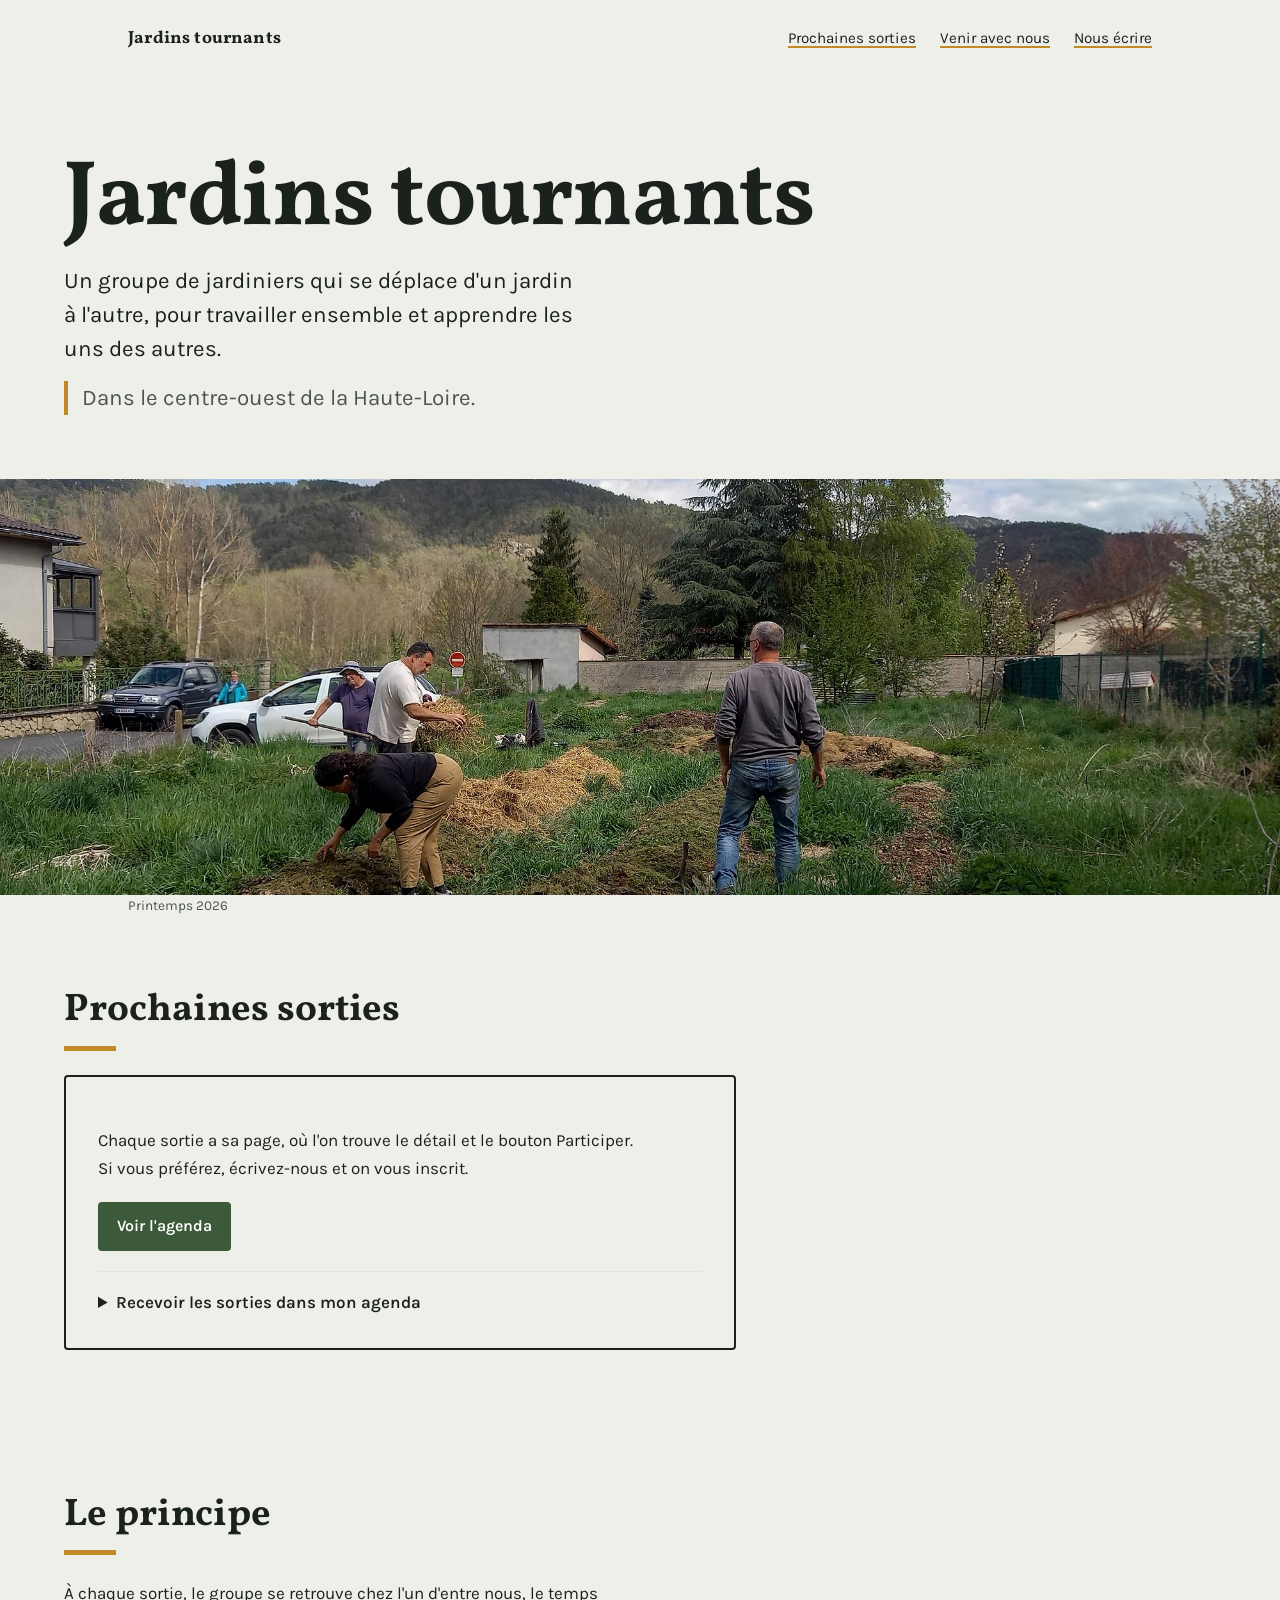
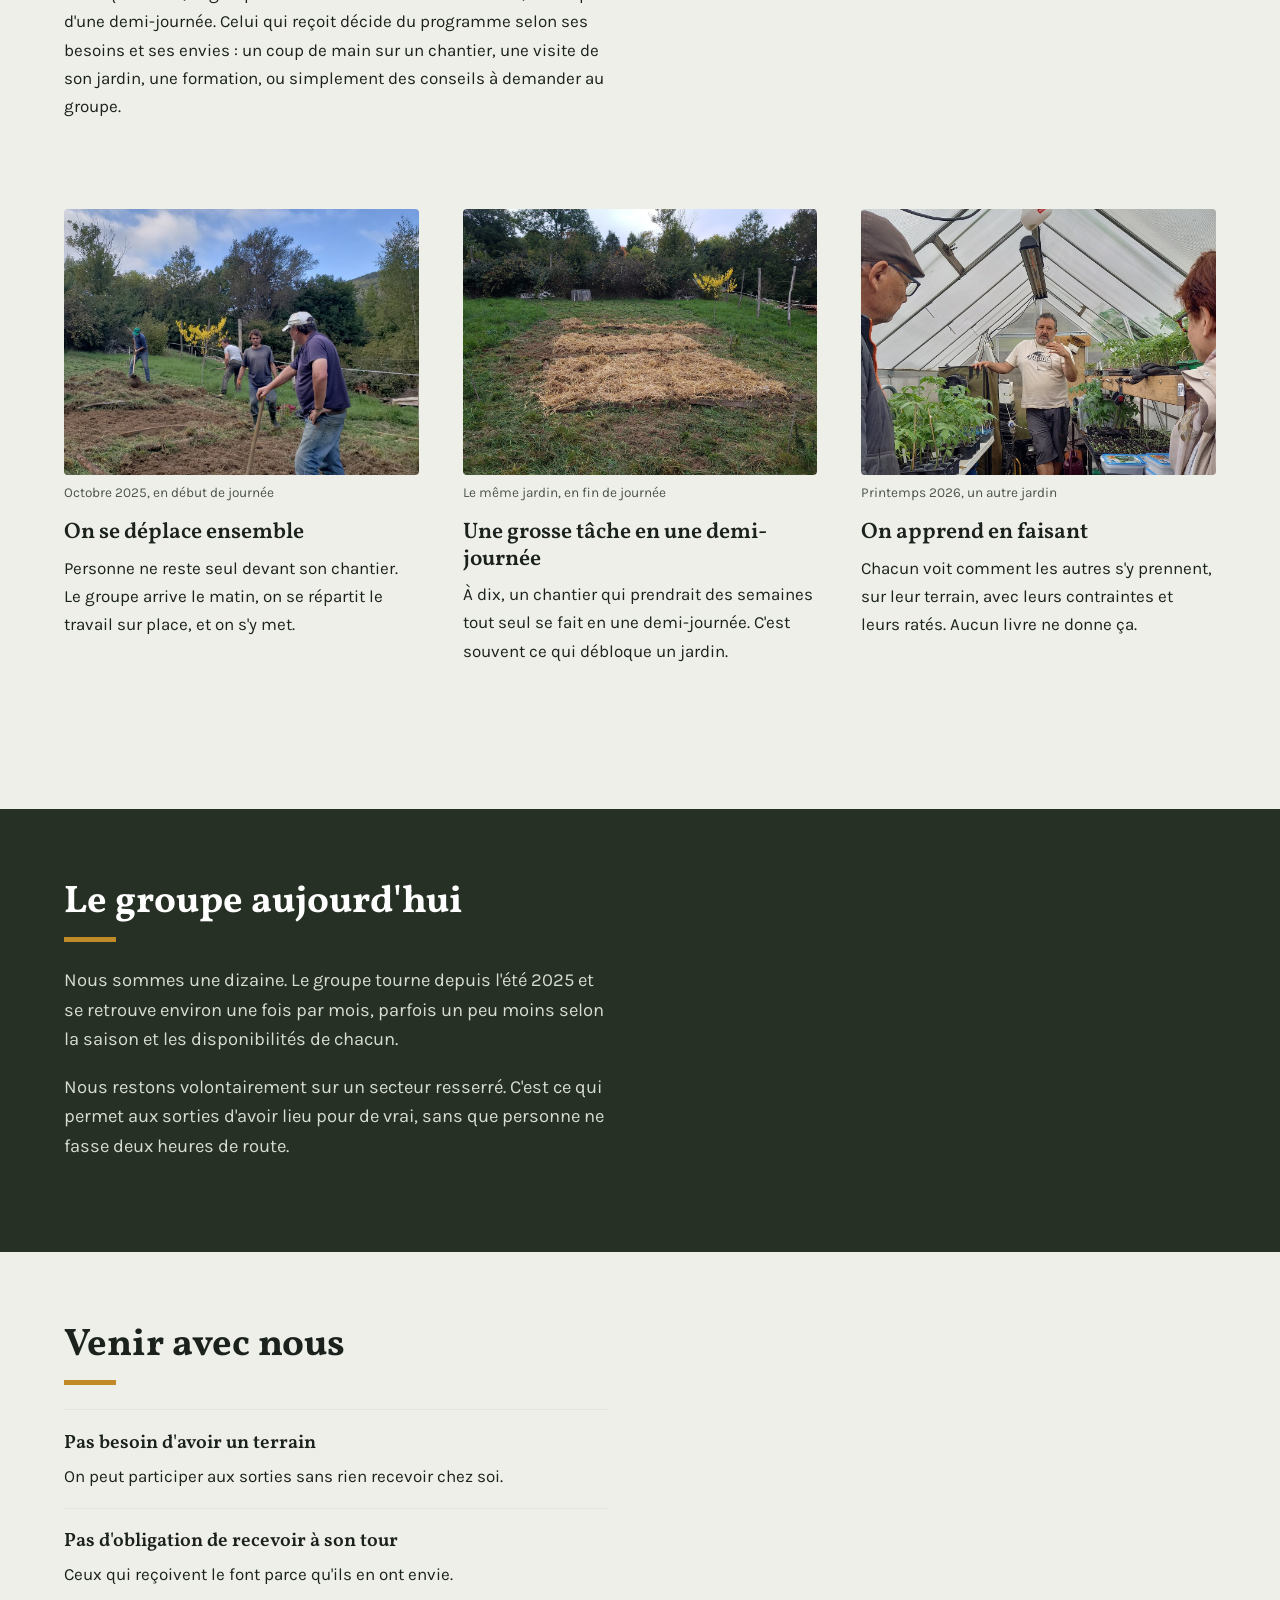
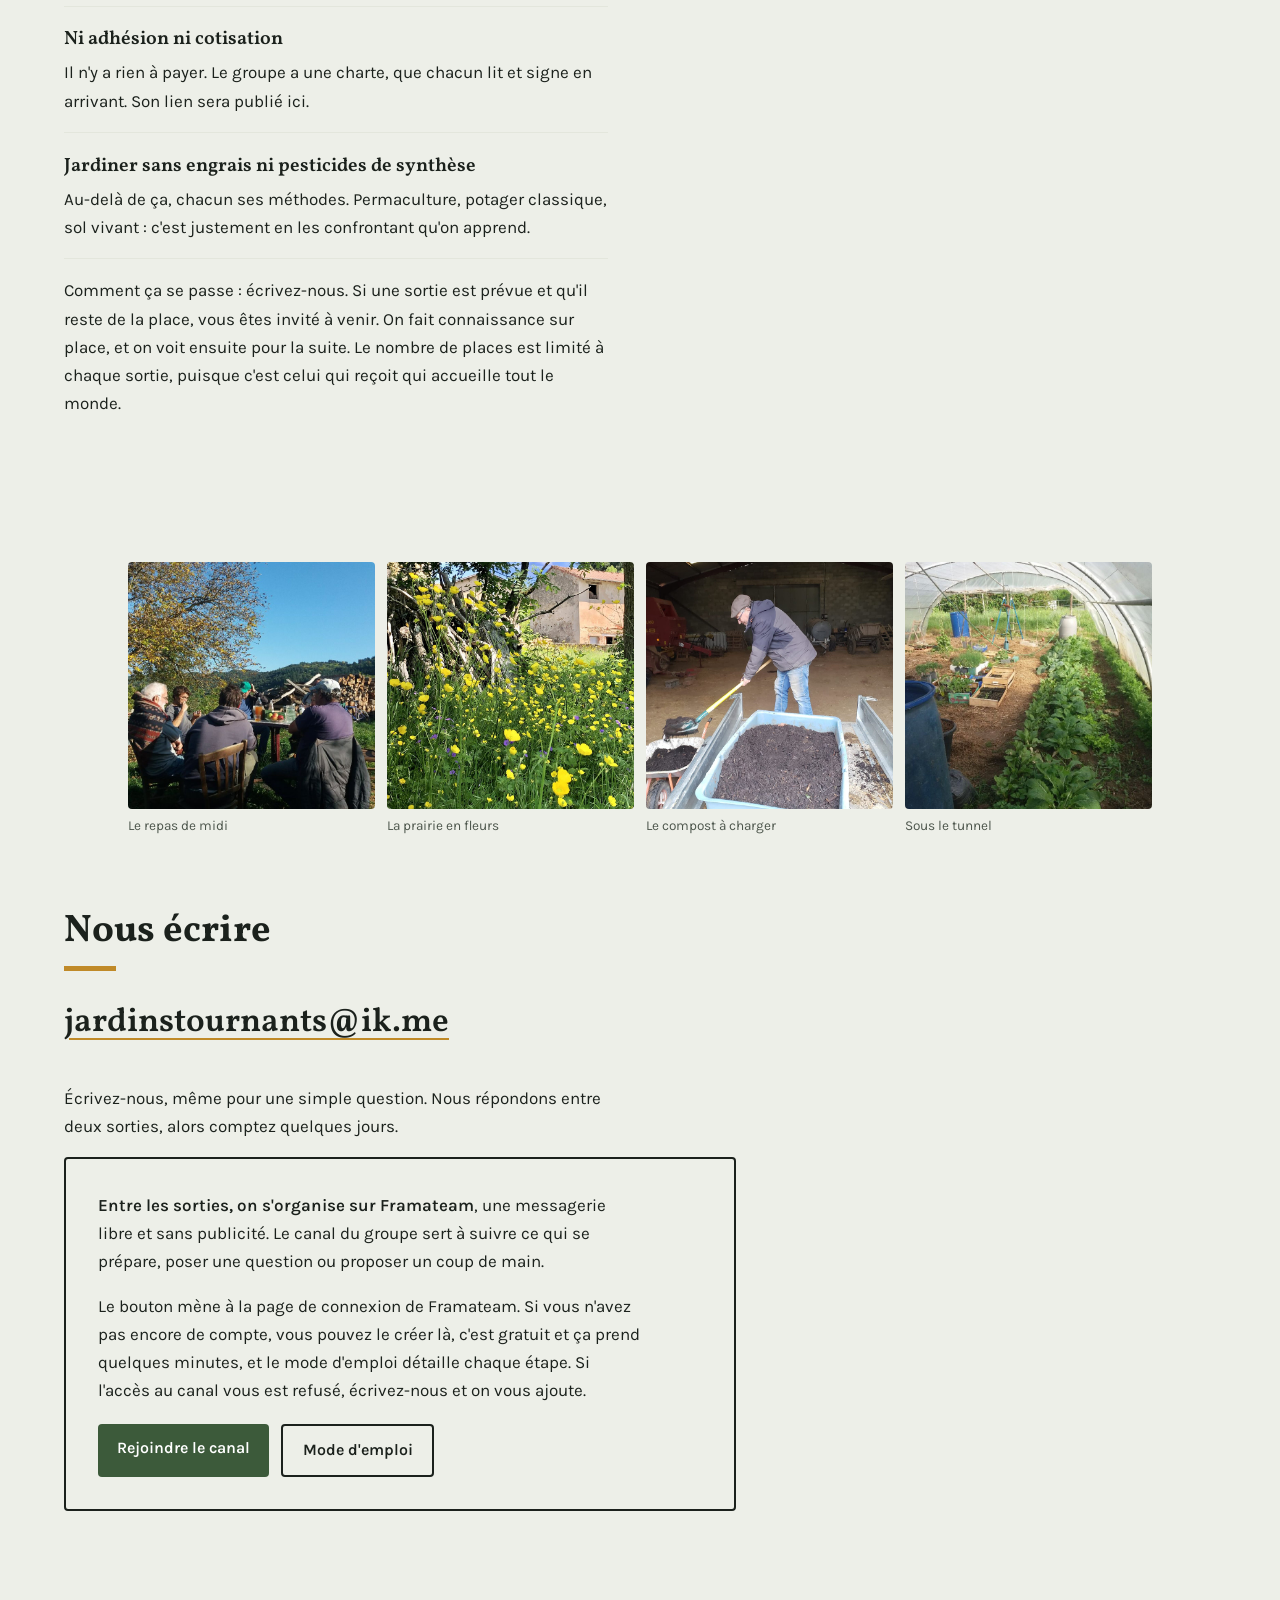
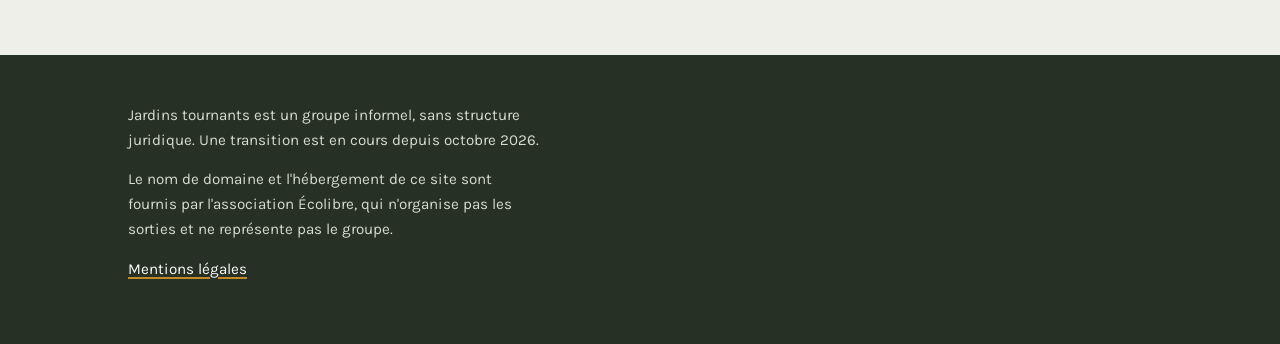
<file: index.html>
<!DOCTYPE html>
<html lang="fr">
<head>
<meta charset="utf-8">
<meta name="viewport" content="width=device-width, initial-scale=1">
<title>Jardins tournants - jardiner ensemble, d'un jardin à l'autre</title>
<meta name="description" content="Un groupe de jardiniers du centre-ouest de la Haute-Loire qui se déplace d'un jardin à l'autre, pour travailler ensemble et apprendre les uns des autres.">
<link rel="preload" href="polices/vollkorn-latin-700-normal.woff2" as="font" type="font/woff2" crossorigin>
<link rel="preload" href="polices/karla-latin-400-normal.woff2" as="font" type="font/woff2" crossorigin>
<link rel="stylesheet" href="style.css">
</head>
<body>

<header class="enveloppe barre">
  <a class="barre__nom" href="index.html">Jardins tournants</a>
  <nav class="barre__liens">
    <a href="#sorties">Prochaines sorties</a>
    <a href="#venir">Venir avec nous</a>
    <a href="#ecrire">Nous écrire</a>
  </nav>
</header>

<main>

  <div class="enveloppe ouverture">
    <h1>Jardins tournants</h1>
    <p>Un groupe de jardiniers qui se déplace d'un jardin à l'autre, pour travailler ensemble et apprendre les uns des autres.</p>
    <p class="lieu">Dans le centre-ouest de la Haute-Loire.</p>
  </div>

  <figure class="bande-pleine">
    <img src="photos/bandeau.jpg" srcset="photos/bandeau-900.jpg 900w, photos/bandeau.jpg 2000w" sizes="100vw" width="2000" height="959" alt="Quatre personnes étalent de la paille et du compost sur des buttes de culture, devant des montagnes boisées.">
    <figcaption class="enveloppe">Printemps 2026</figcaption>
  </figure>

  <section class="enveloppe section" id="sorties">
    <h2>Prochaines sorties</h2>
    <div class="agenda">
      <div id="dates-mobilizon"></div>
      <p>Chaque sortie a sa page, où l'on trouve le détail et le bouton Participer. Si vous préférez, écrivez-nous et on vous inscrit.</p>
      <div class="boutons">
        <a class="bouton" href="https://mobilizon.fr/@jardins_tournants">Voir l'agenda</a>
      </div>
      <details class="repli">
        <summary>Recevoir les sorties dans mon agenda</summary>
        <p>Vous pouvez afficher nos sorties directement dans l'agenda de votre téléphone ou de votre ordinateur. Les nouvelles dates s'y ajouteront ensuite toutes seules.</p>
        <p>Dans votre application d'agenda, cherchez "Ajouter un calendrier par URL", "S'abonner à un calendrier" ou "Calendrier en ligne", puis collez cette adresse :</p>
        <p class="adresse-flux"><code>https://mobilizon.fr/@jardins_tournants/feed/ics</code></p>
      </details>
    </div>
  </section>

  <section class="enveloppe section" id="principe">
    <h2>Le principe</h2>
    <p>À chaque sortie, le groupe se retrouve chez l'un d'entre nous, le temps d'une demi-journée. Celui qui reçoit décide du programme selon ses besoins et ses envies : un coup de main sur un chantier, une visite de son jardin, une formation, ou simplement des conseils à demander au groupe.</p>

    <div class="trio">
      <div>
        <figure>
          <img src="photos/chantier.jpg" width="1120" height="840" loading="lazy" alt="Quatre personnes retournent la terre à la fourche et au râteau sur une parcelle en herbe.">
          <figcaption>Octobre 2025, en début de journée</figcaption>
        </figure>
        <h3>On se déplace ensemble</h3>
        <p>Personne ne reste seul devant son chantier. Le groupe arrive le matin, on se répartit le travail sur place, et on s'y met.</p>
      </div>
      <div>
        <figure>
          <img src="photos/paillage.jpg" width="1200" height="900" loading="lazy" alt="Une planche de culture rectangulaire recouverte de paille, au milieu d'une prairie.">
          <figcaption>Le même jardin, en fin de journée</figcaption>
        </figure>
        <h3>Une grosse tâche en une demi-journée</h3>
        <p>À dix, un chantier qui prendrait des semaines tout seul se fait en une demi-journée. C'est souvent ce qui débloque un jardin.</p>
      </div>
      <div>
        <figure>
          <img src="photos/serre.jpg" width="1200" height="900" loading="lazy" alt="Trois personnes discutent dans une serre, autour de tables couvertes de plants de tomates.">
          <figcaption>Printemps 2026, un autre jardin</figcaption>
        </figure>
        <h3>On apprend en faisant</h3>
        <p>Chacun voit comment les autres s'y prennent, sur leur terrain, avec leurs contraintes et leurs ratés. Aucun livre ne donne ça.</p>
      </div>
    </div>
  </section>

  <section class="bloc-sombre">
    <div class="enveloppe section">
      <h2>Le groupe aujourd'hui</h2>
      <p>Nous sommes une dizaine. Le groupe tourne depuis l'été 2025 et se retrouve environ une fois par mois, parfois un peu moins selon la saison et les disponibilités de chacun.</p>
      <p>Nous restons volontairement sur un secteur resserré. C'est ce qui permet aux sorties d'avoir lieu pour de vrai, sans que personne ne fasse deux heures de route.</p>
    </div>
  </section>

  <section class="enveloppe section" id="venir">
    <h2>Venir avec nous</h2>
    <ul class="conditions">
      <li>
        <b>Pas besoin d'avoir un terrain</b>
        On peut participer aux sorties sans rien recevoir chez soi.
      </li>
      <li>
        <b>Pas d'obligation de recevoir à son tour</b>
        Ceux qui reçoivent le font parce qu'ils en ont envie.
      </li>
      <li>
        <b>Ni adhésion ni cotisation</b>
        Il n'y a rien à payer. Le groupe a une charte, que chacun lit et signe en arrivant. Son lien sera publié ici.
      </li>
      <li>
        <b>Jardiner sans engrais ni pesticides de synthèse</b>
        Au-delà de ça, chacun ses méthodes. Permaculture, potager classique, sol vivant : c'est justement en les confrontant qu'on apprend.
      </li>
    </ul>
    <p>Comment ça se passe : écrivez-nous. Si une sortie est prévue et qu'il reste de la place, vous êtes invité à venir. On fait connaissance sur place, et on voit ensuite pour la suite. Le nombre de places est limité à chaque sortie, puisque c'est celui qui reçoit qui accueille tout le monde.</p>
  </section>

  <div class="enveloppe">
    <div class="quatuor">
      <figure>
        <img src="photos/repas.jpg" width="720" height="720" loading="lazy" alt="Six personnes attablées en plein air sous un arbre, devant des collines boisées.">
        <figcaption>Le repas de midi</figcaption>
      </figure>
      <figure>
        <img src="photos/prairie.jpg" width="800" height="800" loading="lazy" alt="Une prairie de boutons d'or devant une maison de pierre.">
        <figcaption>La prairie en fleurs</figcaption>
      </figure>
      <figure>
        <img src="photos/compost.jpg" width="800" height="800" loading="lazy" alt="Une personne charge du compost à la pelle dans une remorque, sous un hangar.">
        <figcaption>Le compost à charger</figcaption>
      </figure>
      <figure>
        <img src="photos/tunnel.jpg" width="720" height="720" loading="lazy" alt="L'intérieur d'un tunnel maraîcher, avec des rangs de salades et de choux.">
        <figcaption>Sous le tunnel</figcaption>
      </figure>
    </div>
  </div>

  <section class="enveloppe section" id="ecrire">
    <h2>Nous écrire</h2>
    <a class="adresse" href="mailto:jardinstournants@ik.me">jardinstournants@ik.me</a>
    <p>Écrivez-nous, même pour une simple question. Nous répondons entre deux sorties, alors comptez quelques jours.</p>
    <div class="agenda">
      <p><b>Entre les sorties, on s'organise sur Framateam</b>, une messagerie libre et sans publicité. Le canal du groupe sert à suivre ce qui se prépare, poser une question ou proposer un coup de main.</p>
      <p>Le bouton mène à la page de connexion de Framateam. Si vous n'avez pas encore de compte, vous pouvez le créer là, c'est gratuit et ça prend quelques minutes, et le mode d'emploi détaille chaque étape. Si l'accès au canal vous est refusé, écrivez-nous et on vous ajoute.</p>
      <div class="boutons">
        <a class="bouton" href="https://framateam.org/ecolibre/channels/jardins-tournants">Rejoindre le canal</a>
        <a class="bouton bouton--creux" href="https://ecolibre.org/?Rejoindre-Framateam">Mode d'emploi</a>
      </div>
    </div>
  </section>

</main>

<footer class="pied">
  <div class="enveloppe">
    <p>Jardins tournants est un groupe informel, sans structure juridique. Une transition est en cours depuis octobre 2026.</p>
    <p>Le nom de domaine et l'hébergement de ce site sont fournis par l'association Écolibre, qui n'organise pas les sorties et ne représente pas le groupe.</p>
    <p><a href="mentions-legales.html">Mentions légales</a></p>
  </div>
</footer>

<script>
(function () {
  var zone = document.getElementById('dates-mobilizon');
  if (!zone || !window.fetch) { return; }

  function decoder(valeur) {
    return valeur.replace(/\\n/gi, ' ').replace(/\\,/g, ',').replace(/\\;/g, ';').replace(/\\\\/g, '\\').trim();
  }

  function enDate(brut) {
    var m = brut.match(/^(\d{4})(\d{2})(\d{2})(?:T(\d{2})(\d{2})(\d{2})(Z)?)?/);
    if (!m) { return null; }
    var a = +m[1], mo = +m[2] - 1, j = +m[3];
    if (!m[4]) { return { date: new Date(a, mo, j), journee: true }; }
    var h = +m[4], mi = +m[5], s = +m[6];
    if (m[7]) { return { date: new Date(Date.UTC(a, mo, j, h, mi, s)), journee: false }; }
    return { date: new Date(a, mo, j, h, mi, s), journee: false };
  }

  function lire(texte) {
    var plat = texte.replace(/\r\n[ \t]/g, '').replace(/\n[ \t]/g, '');
    var blocs = plat.split('BEGIN:VEVENT').slice(1);
    var sortie = [];
    blocs.forEach(function (bloc) {
      var debut = bloc.match(/^DTSTART[^:\r\n]*:(.+)$/m);
      var titre = bloc.match(/^SUMMARY[^:\r\n]*:(.+)$/m);
      var lieu = bloc.match(/^LOCATION[^:\r\n]*:(.+)$/m);
      var lien = bloc.match(/^URL[^:\r\n]*:(.+)$/m);
      if (!debut) { return; }
      var d = enDate(debut[1].trim());
      if (!d) { return; }
      sortie.push({
        quand: d.date,
        journee: d.journee,
        titre: titre ? decoder(titre[1]) : 'Sortie',
        lieu: lieu ? decoder(lieu[1]) : '',
        lien: lien ? decoder(lien[1]) : ''
      });
    });
    return sortie;
  }

  function formater(e) {
    var options = { weekday: 'long', day: 'numeric', month: 'long', year: 'numeric' };
    if (!e.journee) { options.hour = '2-digit'; options.minute = '2-digit'; }
    var libelle = e.quand.toLocaleDateString('fr-FR', options);
    return libelle.charAt(0).toUpperCase() + libelle.slice(1);
  }

  fetch('https://mobilizon.fr/@jardins_tournants/feed/ics')
    .then(function (r) { if (!r.ok) { throw new Error('indisponible'); } return r.text(); })
    .then(function (texte) {
      var limite = Date.now() - 12 * 3600 * 1000;
      var liste = lire(texte)
        .filter(function (e) { return e.quand.getTime() > limite; })
        .sort(function (a, b) { return a.quand - b.quand; })
        .slice(0, 3);

      if (!liste.length) {
        var vide = document.createElement('p');
        vide.textContent = 'Aucune date n\'est fixée pour le moment.';
        zone.appendChild(vide);
        return;
      }

      var ul = document.createElement('ul');
      ul.className = 'dates';
      liste.forEach(function (e) {
        var li = document.createElement('li');
        var cible = li;
        if (e.lien && e.lien.indexOf('https://') === 0) {
          var a = document.createElement('a');
          a.href = e.lien;
          li.appendChild(a);
          cible = a;
        }
        var t = document.createElement('time');
        t.setAttribute('datetime', e.quand.toISOString());
        t.textContent = formater(e);
        cible.appendChild(t);
        var s = document.createElement('span');
        s.textContent = e.lieu ? e.titre + ', ' + e.lieu : e.titre;
        cible.appendChild(s);
        ul.appendChild(li);
      });
      zone.appendChild(ul);
    })
    .catch(function () {});
})();
</script>

</body>
</html>
</file>
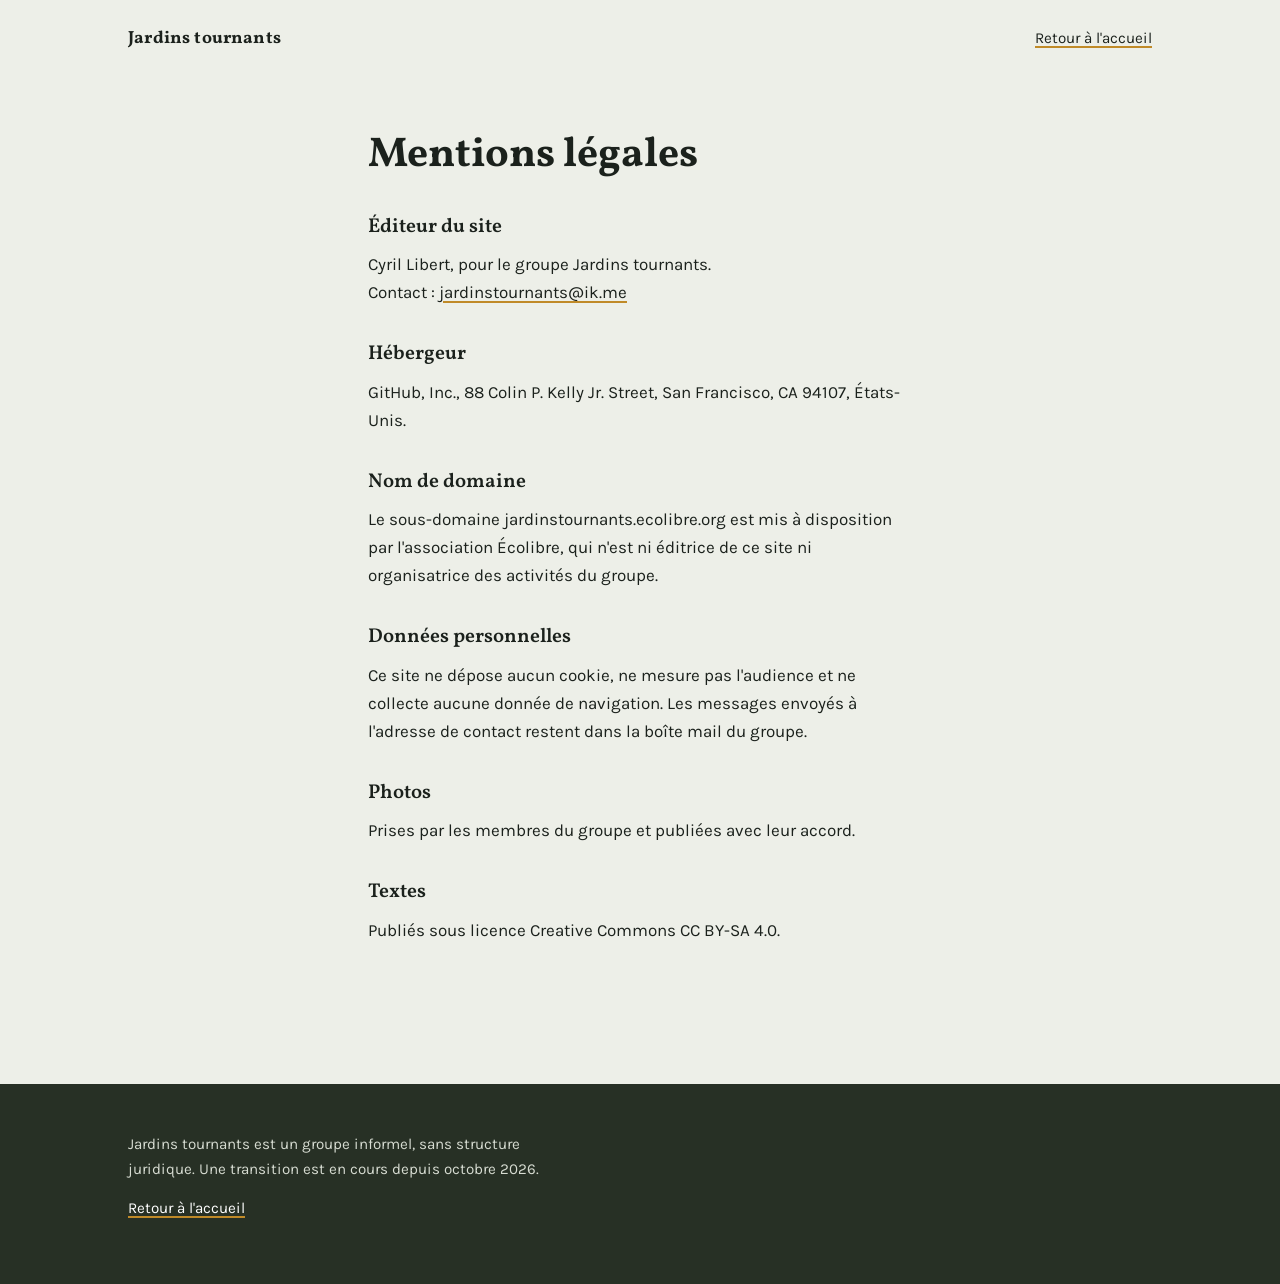
<file: mentions-legales.html>
<!DOCTYPE html>
<html lang="fr">
<head>
<meta charset="utf-8">
<meta name="viewport" content="width=device-width, initial-scale=1">
<title>Mentions légales - Jardins tournants</title>
<link rel="stylesheet" href="style.css">
</head>
<body>

<header class="enveloppe barre">
  <a class="barre__nom" href="index.html">Jardins tournants</a>
  <nav class="barre__liens">
    <a href="index.html">Retour à l'accueil</a>
  </nav>
</header>

<main class="enveloppe page-texte">
  <h1>Mentions légales</h1>

  <h2>Éditeur du site</h2>
  <p>Cyril Libert, pour le groupe Jardins tournants.<br>
  Contact : <a href="mailto:jardinstournants@ik.me">jardinstournants@ik.me</a></p>

  <h2>Hébergeur</h2>
  <p>GitHub, Inc., 88 Colin P. Kelly Jr. Street, San Francisco, CA 94107, États-Unis.</p>

  <h2>Nom de domaine</h2>
  <p>Le sous-domaine jardinstournants.ecolibre.org est mis à disposition par l'association Écolibre, qui n'est ni éditrice de ce site ni organisatrice des activités du groupe.</p>

  <h2>Données personnelles</h2>
  <p>Ce site ne dépose aucun cookie, ne mesure pas l'audience et ne collecte aucune donnée de navigation. Les messages envoyés à l'adresse de contact restent dans la boîte mail du groupe.</p>

  <h2>Photos</h2>
  <p>Prises par les membres du groupe et publiées avec leur accord.</p>

  <h2>Textes</h2>
  <p>Publiés sous licence Creative Commons CC BY-SA 4.0.</p>
</main>

<footer class="pied">
  <div class="enveloppe">
    <p>Jardins tournants est un groupe informel, sans structure juridique. Une transition est en cours depuis octobre 2026.</p>
    <p><a href="index.html">Retour à l'accueil</a></p>
  </div>
</footer>

</body>
</html>
</file>
<file: style.css>
@font-face {
  font-family: 'Vollkorn';
  font-style: normal;
  font-weight: 600;
  font-display: swap;
  src: url('polices/vollkorn-latin-600-normal.woff2') format('woff2');
}
@font-face {
  font-family: 'Vollkorn';
  font-style: normal;
  font-weight: 700;
  font-display: swap;
  src: url('polices/vollkorn-latin-700-normal.woff2') format('woff2');
}
@font-face {
  font-family: 'Karla';
  font-style: normal;
  font-weight: 400;
  font-display: swap;
  src: url('polices/karla-latin-400-normal.woff2') format('woff2');
}
@font-face {
  font-family: 'Karla';
  font-style: normal;
  font-weight: 600;
  font-display: swap;
  src: url('polices/karla-latin-600-normal.woff2') format('woff2');
}

:root {
  --papier: #edefe8;
  --encre: #1b211c;
  --vert: #3c5a3a;
  --paille: #c08a28;
  --ombre: #273025;
  --papier-ombre: #e3e6dc;
  --encre-douce: #4d564c;
  --clair-sur-ombre: #d7dcd2;
  --mesure: 34rem;
  --marge: clamp(1.25rem, 5vw, 4rem);
  --titre: 'Vollkorn', Georgia, 'Times New Roman', serif;
  --texte: 'Karla', 'Helvetica Neue', Arial, sans-serif;
}

* { box-sizing: border-box; }

html { -webkit-text-size-adjust: 100%; }

body {
  margin: 0;
  background: var(--papier);
  color: var(--encre);
  font-family: var(--texte);
  font-size: 1.0625rem;
  line-height: 1.65;
  -webkit-font-smoothing: antialiased;
}

img { max-width: 100%; height: auto; display: block; }

a { color: inherit; text-decoration-color: var(--paille); text-underline-offset: 0.2em; text-decoration-thickness: 2px; }
a:hover { text-decoration-color: var(--vert); }

:focus-visible { outline: 3px solid var(--paille); outline-offset: 3px; }

.enveloppe { max-width: 72rem; margin: 0 auto; padding: 0 var(--marge); }

.mesure { max-width: var(--mesure); }

/* En-tete de page */

.barre {
  display: flex;
  flex-wrap: wrap;
  gap: 0.5rem 1.75rem;
  align-items: baseline;
  padding-top: 1.5rem;
  padding-bottom: 1.5rem;
}
.barre__nom {
  font-family: var(--titre);
  font-weight: 700;
  font-size: 1.1rem;
  letter-spacing: 0.01em;
  margin-right: auto;
  text-decoration: none;
}
.barre__liens { display: flex; gap: 1.5rem; font-size: 0.95rem; }

/* Ouverture */

.ouverture { padding: clamp(2rem, 7vw, 5rem) 0 clamp(1.75rem, 4vw, 3rem); }
.ouverture h1 {
  font-family: var(--titre);
  font-weight: 700;
  font-size: clamp(2.9rem, 9.5vw, 5.75rem);
  line-height: 0.95;
  letter-spacing: -0.015em;
  margin: 0 0 1.25rem;
  max-width: 14ch;
}
.ouverture p {
  font-size: clamp(1.15rem, 2.4vw, 1.4rem);
  line-height: 1.5;
  max-width: 40ch;
  margin: 0 0 1rem;
}
.lieu {
  font-size: 1rem;
  color: var(--encre-douce);
  border-left: 4px solid var(--paille);
  padding-left: 0.85rem;
  max-width: 34ch;
}

/* Photos */

figure { margin: 0; }

.bande-pleine img {
  width: 100%;
  height: clamp(13rem, 38vw, 26rem);
  object-fit: cover;
}
figcaption {
  font-size: 0.85rem;
  color: var(--encre-douce);
  padding-top: 0.5rem;
}

.trio {
  display: grid;
  gap: clamp(1.75rem, 4vw, 2.75rem);
  grid-template-columns: minmax(0, 1fr);
  padding: clamp(2.5rem, 6vw, 4.5rem) 0;
}
.trio img { width: 100%; aspect-ratio: 4 / 3; object-fit: cover; border-radius: 4px; }
.trio h3 {
  font-family: var(--titre);
  font-weight: 600;
  font-size: 1.4rem;
  line-height: 1.2;
  margin: 1rem 0 0.4rem;
}
.trio p { margin: 0; }
.trio figcaption { padding-top: 0.45rem; }

.quatuor {
  display: grid;
  grid-template-columns: repeat(2, minmax(0, 1fr));
  gap: 0.5rem;
  padding: clamp(2rem, 5vw, 3.5rem) 0 0;
}
.quatuor img { width: 100%; aspect-ratio: 1 / 1; object-fit: cover; border-radius: 4px; }
.quatuor figcaption { padding-top: 0.4rem; }

/* Sections */

.section { padding: clamp(2.5rem, 6vw, 4.5rem) 0; }
.section h2 {
  font-family: var(--titre);
  font-weight: 700;
  font-size: clamp(1.75rem, 4vw, 2.4rem);
  line-height: 1.1;
  margin: 0 0 1.5rem;
}
.section h2::after {
  content: '';
  display: block;
  width: 3.25rem;
  height: 5px;
  background: var(--paille);
  margin-top: 0.9rem;
}
.section p { max-width: var(--mesure); }

.bloc-sombre {
  background: var(--ombre);
  color: var(--clair-sur-ombre);
}
.bloc-sombre h2 { color: #fff; }
.bloc-sombre h2::after { background: var(--paille); }
.bloc-sombre p { font-size: 1.15rem; line-height: 1.6; }

/* Conditions */

.conditions { list-style: none; margin: 0; padding: 0; max-width: var(--mesure); }
.conditions li { padding: 1.1rem 0; border-bottom: 1px solid var(--papier-ombre); }
.conditions li:first-child { border-top: 1px solid var(--papier-ombre); }
.conditions b {
  font-family: var(--titre);
  font-weight: 600;
  font-size: 1.2rem;
  display: block;
  margin-bottom: 0.15rem;
}

/* Agenda */

.agenda {
  border: 2px solid var(--encre);
  border-radius: 4px;
  padding: clamp(1.25rem, 3vw, 2rem);
  max-width: 42rem;
}
.agenda p:first-child { margin-top: 0; }
.agenda p:last-child { margin-bottom: 0; }
.dates { list-style: none; margin: 0 0 1.25rem; padding: 0; }
.dates li { padding: 0.65rem 0; border-bottom: 1px solid var(--papier-ombre); }
.dates li:last-child { border-bottom: 0; }
.dates time { display: block; font-family: var(--titre); font-weight: 600; font-size: 1.15rem; }
.dates span { color: var(--encre-douce); font-size: 0.95rem; }

.boutons { display: flex; flex-wrap: wrap; gap: 0.75rem; margin-top: 1.25rem; }
.bouton {
  display: inline-block;
  padding: 0.7rem 1.2rem;
  border-radius: 4px;
  background: var(--vert);
  color: #fff;
  text-decoration: none;
  font-weight: 600;
  font-size: 1rem;
}
.bouton:hover { background: var(--encre); }
.bouton--creux { background: transparent; color: var(--encre); border: 2px solid var(--encre); }
.bouton--creux:hover { background: var(--encre); color: #fff; }
.dates a { display: block; text-decoration: none; }
.dates a time { text-decoration: underline; text-decoration-color: var(--paille); text-decoration-thickness: 2px; text-underline-offset: 0.2em; }
.dates a:hover time { text-decoration-color: var(--vert); }
.repli { margin-top: 1.25rem; border-top: 1px solid var(--papier-ombre); padding-top: 1rem; }
.repli summary { cursor: pointer; font-weight: 600; }
.repli p { margin: 0.75rem 0 0; font-size: 0.95rem; }
.adresse-flux code { display: block; background: var(--papier-ombre); padding: 0.6rem 0.75rem; border-radius: 4px; font-size: 0.85rem; word-break: break-all; }

/* Contact */

.adresse {
  font-family: var(--titre);
  font-weight: 600;
  font-size: clamp(1.4rem, 4.5vw, 2.1rem);
  display: inline-block;
  margin: 0 0 1rem;
  word-break: break-word;
}

/* Pied */

.pied {
  background: var(--ombre);
  color: var(--clair-sur-ombre);
  margin-top: clamp(2.5rem, 6vw, 4.5rem);
  padding: clamp(2rem, 5vw, 3rem) 0;
  font-size: 0.95rem;
}
.pied p { max-width: 46ch; margin: 0 0 0.9rem; }
.pied a { color: #fff; }

/* Page secondaire */

.page-texte { padding: clamp(2rem, 5vw, 3.5rem) 0; max-width: var(--mesure); }
.page-texte h1 {
  font-family: var(--titre);
  font-weight: 700;
  font-size: clamp(1.9rem, 5vw, 2.6rem);
  line-height: 1.1;
  margin: 0 0 2rem;
}
.page-texte h2 {
  font-family: var(--titre);
  font-weight: 600;
  font-size: 1.25rem;
  margin: 2rem 0 0.4rem;
}
.page-texte p { margin: 0 0 0.75rem; }

@media (min-width: 48rem) {
  .trio { grid-template-columns: repeat(3, minmax(0, 1fr)); }
  .quatuor { grid-template-columns: repeat(4, minmax(0, 1fr)); gap: 0.75rem; }
}
</file>
